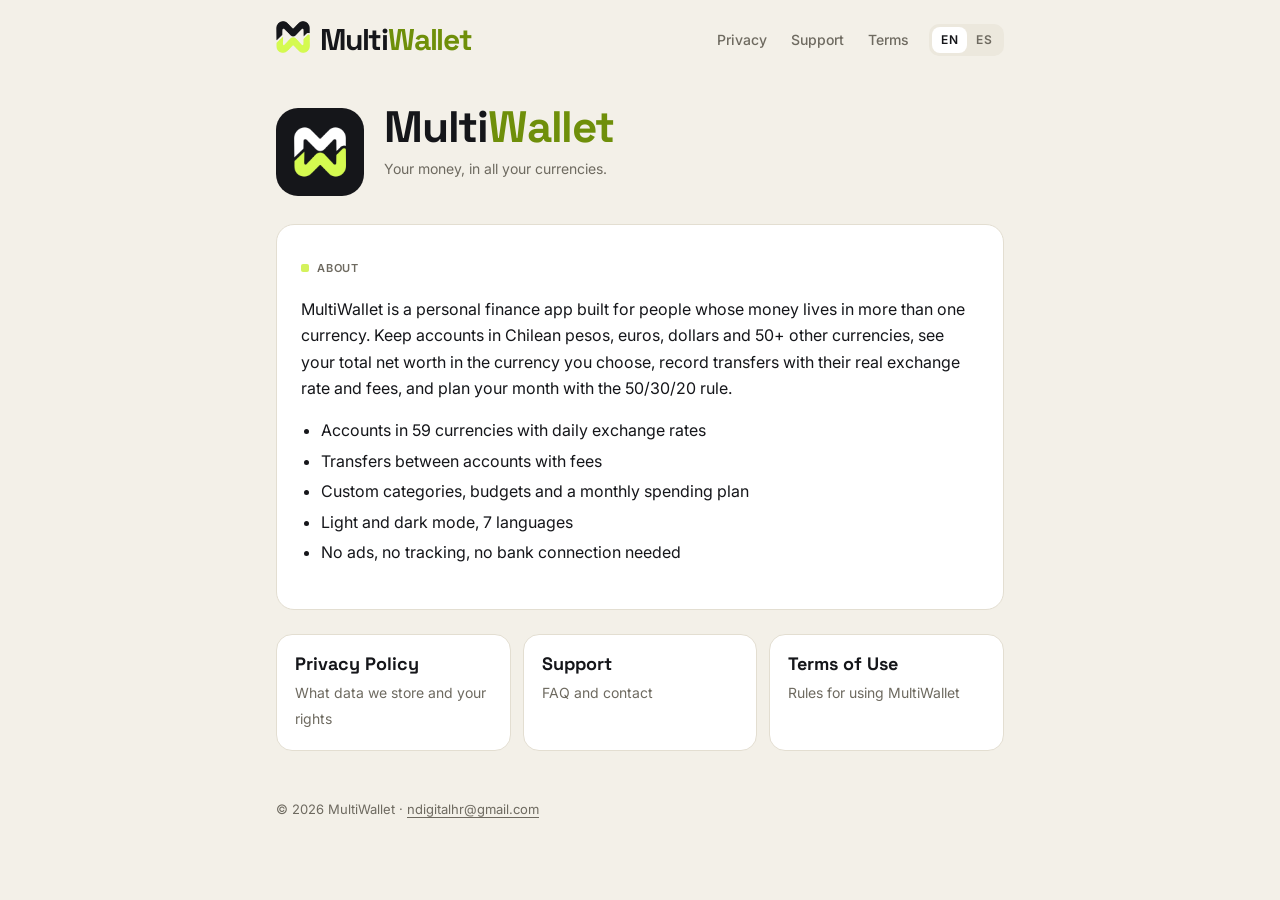
<file: index.html>
<!doctype html>
<html lang="en" data-lang="en">
<head>
<meta charset="utf-8">
<meta name="viewport" content="width=device-width, initial-scale=1">
<title>MultiWallet · Your money, in all your currencies</title>
<meta name="title-en" content="MultiWallet · Your money, in all your currencies">
<meta name="title-es" content="MultiWallet · Tu dinero, en todas tus monedas">
<meta name="description" content="MultiWallet is a personal finance app for accounts in several currencies: balances, transfers with fees, budgets and monthly plans.">
<link rel="icon" href="favicon.png">
<link rel="apple-touch-icon" href="icon.png">
<link rel="preconnect" href="https://fonts.googleapis.com">
<link rel="preconnect" href="https://fonts.gstatic.com" crossorigin>
<link href="https://fonts.googleapis.com/css2?family=Inter:wght@400;500;600&family=Space+Grotesk:wght@500;700&display=swap" rel="stylesheet">
<link rel="stylesheet" href="style.css">
<script src="lang.js"></script>
</head>
<body>
<div class="wrap">
  <header class="site">
    <a class="logo" href="./"><picture><source srcset="logo-dark.png" media="(prefers-color-scheme: dark)"><img class="mark" src="logo-light.png" alt="" width="34" height="34"></picture>Multi<span class="w">Wallet</span></a>
    <nav>
      <a href="privacy.html"><span lang="en">Privacy</span><span lang="es">Privacidad</span></a>
      <a href="support.html"><span lang="en">Support</span><span lang="es">Soporte</span></a>
      <a href="terms.html"><span lang="en">Terms</span><span lang="es">Términos</span></a>
      <span class="lang-switch"><button data-set="en">EN</button><button data-set="es">ES</button></span>
    </nav>
  </header>

  <main>
    <section class="hero">
      <img src="icon.png" alt="MultiWallet">
      <div>
        <h1>Multi<span class="w">Wallet</span></h1>
        <p class="meta" lang="en">Your money, in all your currencies.</p>
        <p class="meta" lang="es">Tu dinero, en todas tus monedas.</p>
      </div>
    </section>

    <div class="card">
      <div lang="en">
        <span class="label">About</span>
        <p>MultiWallet is a personal finance app built for people whose money lives in more than one currency. Keep accounts in Chilean pesos, euros, dollars and 50+ other currencies, see your total net worth in the currency you choose, record transfers with their real exchange rate and fees, and plan your month with the 50/30/20 rule.</p>
        <ul>
          <li>Accounts in 59 currencies with daily exchange rates</li>
          <li>Transfers between accounts with fees</li>
          <li>Custom categories, budgets and a monthly spending plan</li>
          <li>Light and dark mode, 7 languages</li>
          <li>No ads, no tracking, no bank connection needed</li>
        </ul>
      </div>
      <div lang="es">
        <span class="label">Sobre MultiWallet</span>
        <p>MultiWallet es una app de finanzas personales pensada para quien tiene su dinero en más de una moneda. Lleva cuentas en pesos chilenos, euros, dólares y más de 50 monedas, mira tu patrimonio total en la moneda que elijas, registra transferencias con su cambio real y sus comisiones, y planifica tu mes con la regla 50/30/20.</p>
        <ul>
          <li>Cuentas en 59 monedas con tipos de cambio diarios</li>
          <li>Transferencias entre cuentas con comisiones</li>
          <li>Categorías propias, presupuestos y plan de gastos mensual</li>
          <li>Modo claro y oscuro, 7 idiomas</li>
          <li>Sin anuncios, sin rastreo y sin conectar tu banco</li>
        </ul>
      </div>
    </div>

    <div class="links">
      <a href="privacy.html">
        <strong lang="en">Privacy Policy</strong><strong lang="es">Política de privacidad</strong>
        <span lang="en">What data we store and your rights</span><span lang="es">Qué datos guardamos y tus derechos</span>
      </a>
      <a href="support.html">
        <strong lang="en">Support</strong><strong lang="es">Soporte</strong>
        <span lang="en">FAQ and contact</span><span lang="es">Preguntas frecuentes y contacto</span>
      </a>
      <a href="terms.html">
        <strong lang="en">Terms of Use</strong><strong lang="es">Términos de uso</strong>
        <span lang="en">Rules for using MultiWallet</span><span lang="es">Normas de uso de MultiWallet</span>
      </a>
    </div>
  </main>

  <footer class="site">© 2026 MultiWallet · <a href="mailto:ndigitalhr@gmail.com">ndigitalhr@gmail.com</a></footer>
</div>
</body>
</html>
</file>
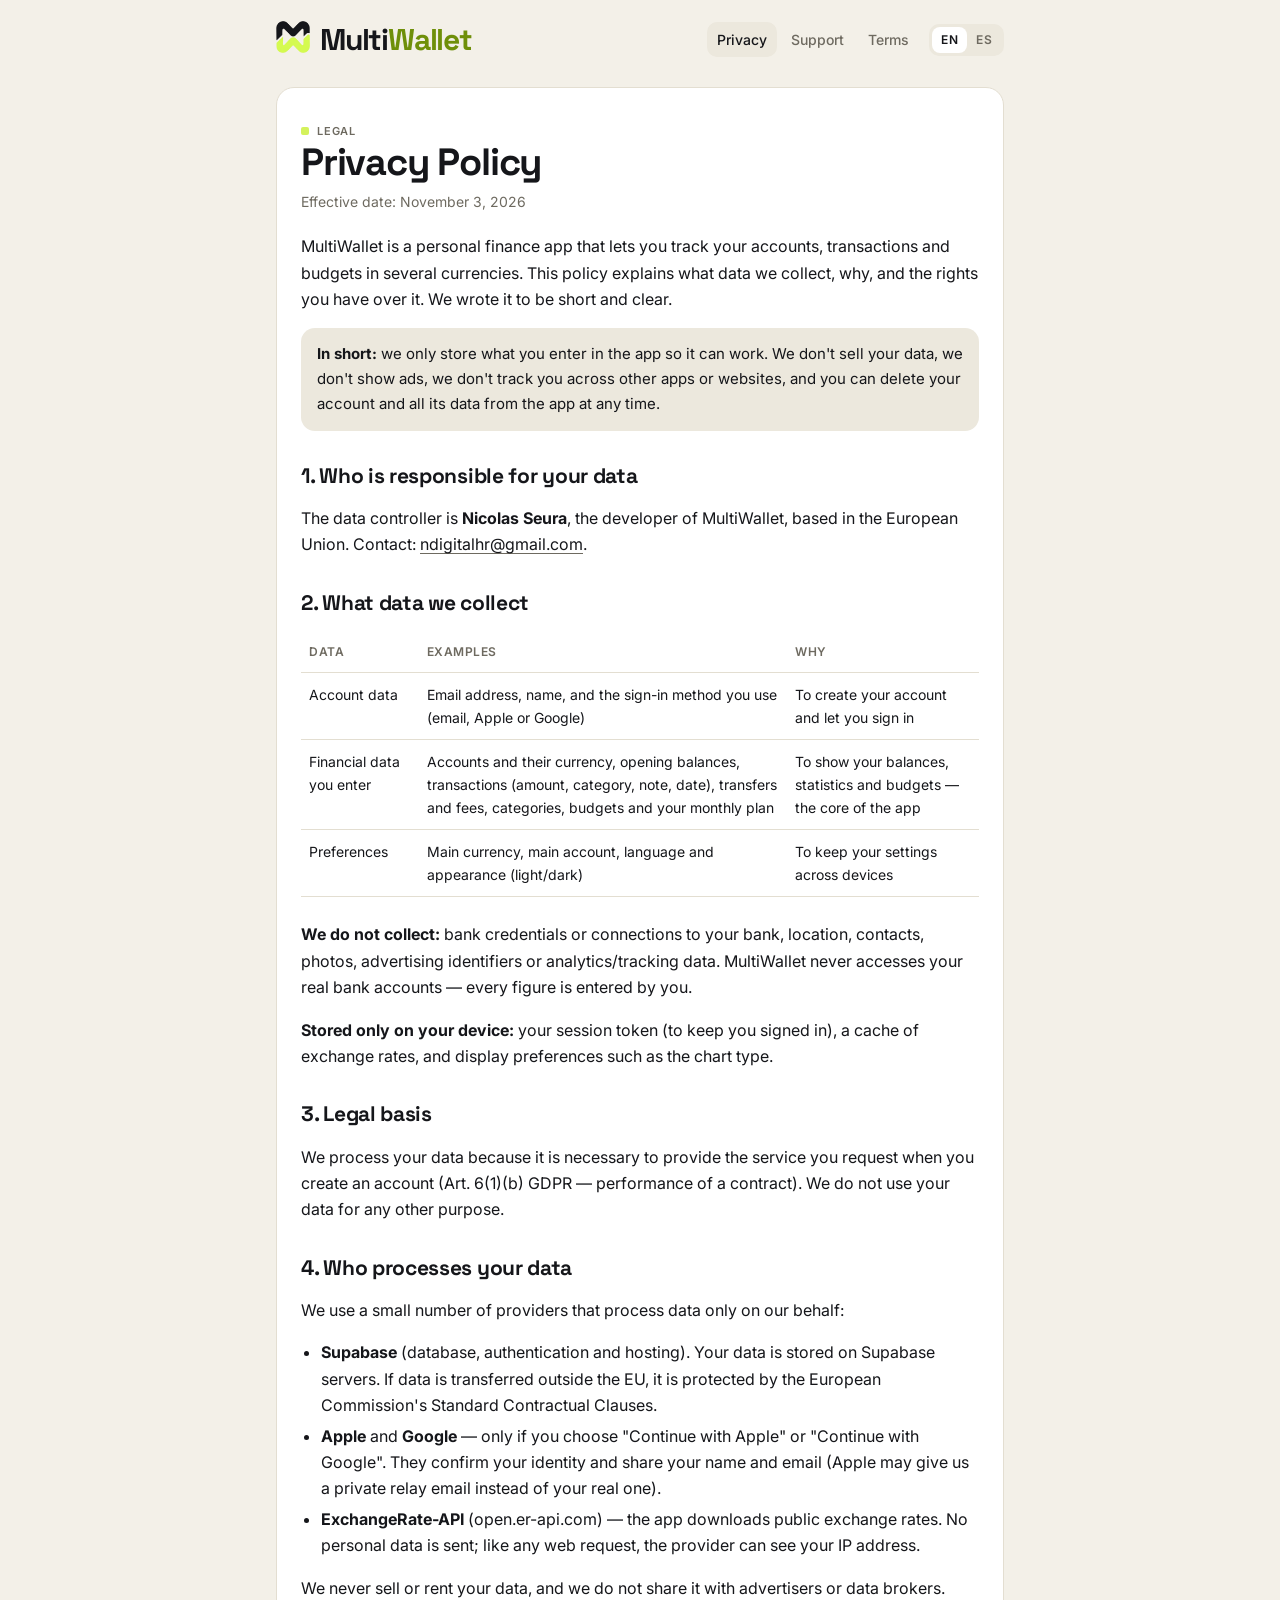
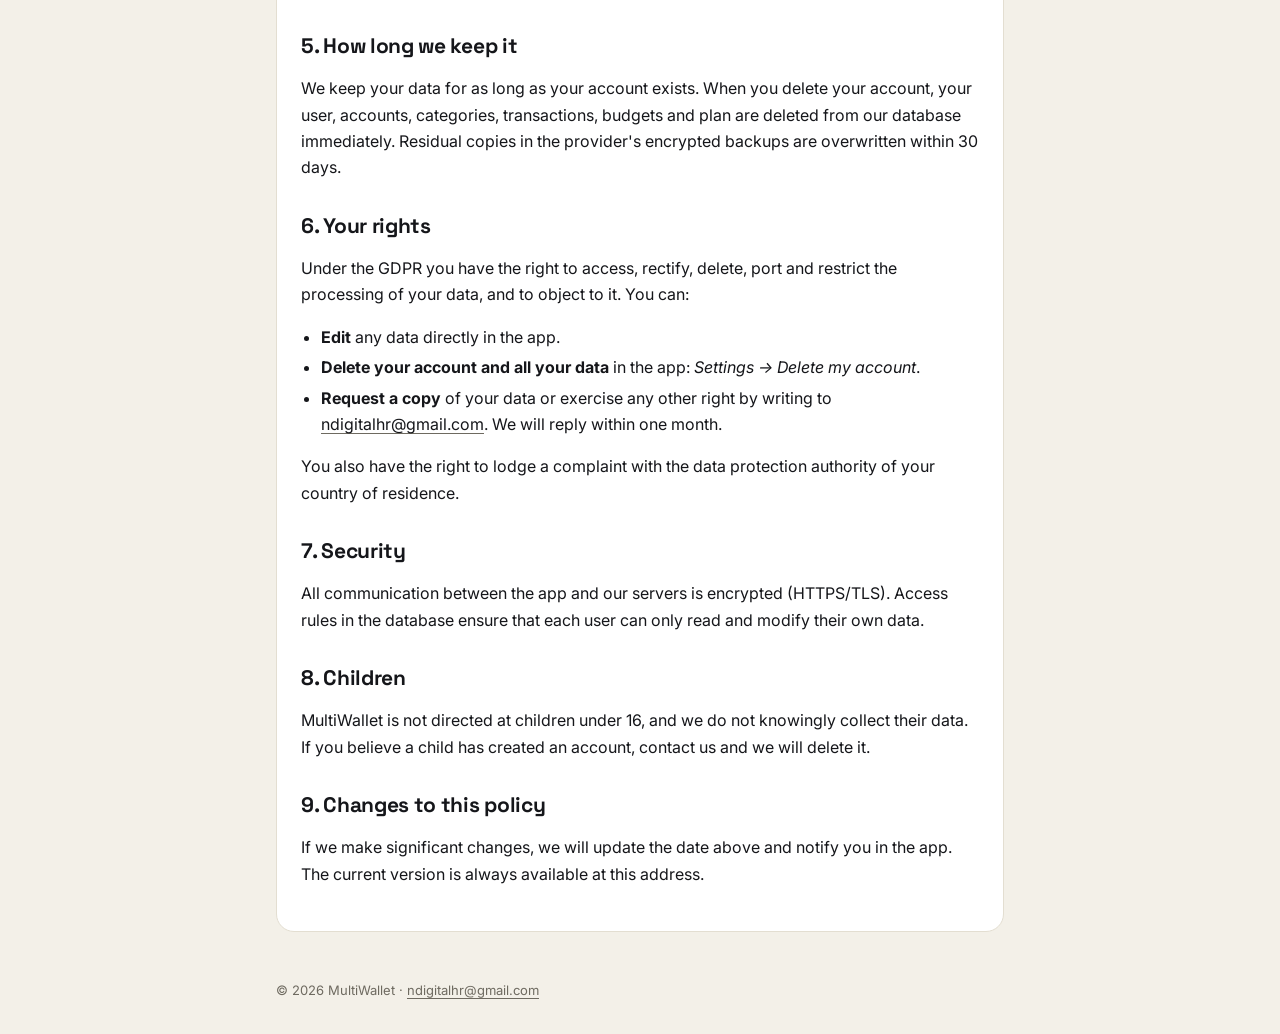
<file: privacy.html>
<!doctype html>
<html lang="en" data-lang="en">
<head>
<meta charset="utf-8">
<meta name="viewport" content="width=device-width, initial-scale=1">
<title>Privacy Policy · MultiWallet</title>
<meta name="title-en" content="Privacy Policy · MultiWallet">
<meta name="title-es" content="Política de privacidad · MultiWallet">
<meta name="description" content="How MultiWallet collects, uses and protects your data.">
<link rel="icon" href="favicon.png">
<link rel="preconnect" href="https://fonts.googleapis.com">
<link rel="preconnect" href="https://fonts.gstatic.com" crossorigin>
<link href="https://fonts.googleapis.com/css2?family=Inter:wght@400;500;600&family=Space+Grotesk:wght@500;700&display=swap" rel="stylesheet">
<link rel="stylesheet" href="style.css">
<script src="lang.js"></script>
</head>
<body>
<div class="wrap">
  <header class="site">
    <a class="logo" href="./"><picture><source srcset="logo-dark.png" media="(prefers-color-scheme: dark)"><img class="mark" src="logo-light.png" alt="" width="34" height="34"></picture>Multi<span class="w">Wallet</span></a>
    <nav>
      <a href="privacy.html" aria-current="page"><span lang="en">Privacy</span><span lang="es">Privacidad</span></a>
      <a href="support.html"><span lang="en">Support</span><span lang="es">Soporte</span></a>
      <a href="terms.html"><span lang="en">Terms</span><span lang="es">Términos</span></a>
      <span class="lang-switch"><button data-set="en">EN</button><button data-set="es">ES</button></span>
    </nav>
  </header>

  <main>
    <article class="card">

      <!-- ========================= ENGLISH ========================= -->
      <div lang="en">
        <span class="label">Legal</span>
        <h1>Privacy Policy</h1>
        <p class="meta">Effective date: November 3, 2026</p>

        <p>MultiWallet is a personal finance app that lets you track your accounts, transactions and budgets in several currencies. This policy explains what data we collect, why, and the rights you have over it. We wrote it to be short and clear.</p>

        <div class="note"><strong>In short:</strong> we only store what you enter in the app so it can work. We don't sell your data, we don't show ads, we don't track you across other apps or websites, and you can delete your account and all its data from the app at any time.</div>

        <h2>1. Who is responsible for your data</h2>
        <p>The data controller is <strong>Nicolas Seura</strong>, the developer of MultiWallet, based in the European Union. Contact: <a href="mailto:ndigitalhr@gmail.com">ndigitalhr@gmail.com</a>.</p>

        <h2>2. What data we collect</h2>
        <div class="table-scroll"><table>
          <tr><th>Data</th><th>Examples</th><th>Why</th></tr>
          <tr><td>Account data</td><td>Email address, name, and the sign-in method you use (email, Apple or Google)</td><td>To create your account and let you sign in</td></tr>
          <tr><td>Financial data you enter</td><td>Accounts and their currency, opening balances, transactions (amount, category, note, date), transfers and fees, categories, budgets and your monthly plan</td><td>To show your balances, statistics and budgets — the core of the app</td></tr>
          <tr><td>Preferences</td><td>Main currency, main account, language and appearance (light/dark)</td><td>To keep your settings across devices</td></tr>
        </table></div>
        <p><strong>We do not collect:</strong> bank credentials or connections to your bank, location, contacts, photos, advertising identifiers or analytics/tracking data. MultiWallet never accesses your real bank accounts — every figure is entered by you.</p>
        <p><strong>Stored only on your device:</strong> your session token (to keep you signed in), a cache of exchange rates, and display preferences such as the chart type.</p>

        <h2>3. Legal basis</h2>
        <p>We process your data because it is necessary to provide the service you request when you create an account (Art. 6(1)(b) GDPR — performance of a contract). We do not use your data for any other purpose.</p>

        <h2>4. Who processes your data</h2>
        <p>We use a small number of providers that process data only on our behalf:</p>
        <ul>
          <li><strong>Supabase</strong> (database, authentication and hosting). Your data is stored on Supabase servers. If data is transferred outside the EU, it is protected by the European Commission's Standard Contractual Clauses.</li>
          <li><strong>Apple</strong> and <strong>Google</strong> — only if you choose "Continue with Apple" or "Continue with Google". They confirm your identity and share your name and email (Apple may give us a private relay email instead of your real one).</li>
          <li><strong>ExchangeRate-API</strong> (open.er-api.com) — the app downloads public exchange rates. No personal data is sent; like any web request, the provider can see your IP address.</li>
        </ul>
        <p>We never sell or rent your data, and we do not share it with advertisers or data brokers.</p>

        <h2>5. How long we keep it</h2>
        <p>We keep your data for as long as your account exists. When you delete your account, your user, accounts, categories, transactions, budgets and plan are deleted from our database immediately. Residual copies in the provider's encrypted backups are overwritten within 30 days.</p>

        <h2>6. Your rights</h2>
        <p>Under the GDPR you have the right to access, rectify, delete, port and restrict the processing of your data, and to object to it. You can:</p>
        <ul>
          <li><strong>Edit</strong> any data directly in the app.</li>
          <li><strong>Delete your account and all your data</strong> in the app: <em>Settings → Delete my account</em>.</li>
          <li><strong>Request a copy</strong> of your data or exercise any other right by writing to <a href="mailto:ndigitalhr@gmail.com">ndigitalhr@gmail.com</a>. We will reply within one month.</li>
        </ul>
        <p>You also have the right to lodge a complaint with the data protection authority of your country of residence.</p>

        <h2>7. Security</h2>
        <p>All communication between the app and our servers is encrypted (HTTPS/TLS). Access rules in the database ensure that each user can only read and modify their own data.</p>

        <h2>8. Children</h2>
        <p>MultiWallet is not directed at children under 16, and we do not knowingly collect their data. If you believe a child has created an account, contact us and we will delete it.</p>

        <h2>9. Changes to this policy</h2>
        <p>If we make significant changes, we will update the date above and notify you in the app. The current version is always available at this address.</p>
      </div>

      <!-- ========================= ESPAÑOL ========================= -->
      <div lang="es">
        <span class="label">Legal</span>
        <h1>Política de privacidad</h1>
        <p class="meta">Fecha de entrada en vigor: 3 de noviembre de 2026</p>

        <p>MultiWallet es una app de finanzas personales que te permite llevar tus cuentas, movimientos y presupuestos en varias monedas. Esta política explica qué datos recogemos, para qué y qué derechos tienes sobre ellos. La hemos escrito para que sea breve y clara.</p>

        <div class="note"><strong>En resumen:</strong> solo guardamos lo que introduces en la app para que funcione. No vendemos tus datos, no mostramos publicidad, no te rastreamos en otras apps ni webs, y puedes borrar tu cuenta y todos sus datos desde la app cuando quieras.</div>

        <h2>1. Responsable del tratamiento</h2>
        <p>El responsable es <strong>Nicolas Seura</strong>, desarrollador de MultiWallet, con residencia en la Unión Europea. Contacto: <a href="mailto:ndigitalhr@gmail.com">ndigitalhr@gmail.com</a>.</p>

        <h2>2. Qué datos recogemos</h2>
        <div class="table-scroll"><table>
          <tr><th>Datos</th><th>Ejemplos</th><th>Para qué</th></tr>
          <tr><td>Datos de la cuenta</td><td>Correo electrónico, nombre y el método con el que inicias sesión (correo, Apple o Google)</td><td>Crear tu cuenta y permitirte iniciar sesión</td></tr>
          <tr><td>Datos financieros que introduces</td><td>Cuentas y su moneda, saldos iniciales, movimientos (importe, categoría, nota, fecha), transferencias y comisiones, categorías, presupuestos y tu plan mensual</td><td>Mostrar tus saldos, estadísticas y presupuestos: lo esencial de la app</td></tr>
          <tr><td>Preferencias</td><td>Moneda principal, cuenta principal, idioma y apariencia (claro/oscuro)</td><td>Mantener tus ajustes entre dispositivos</td></tr>
        </table></div>
        <p><strong>No recogemos:</strong> credenciales ni conexiones con tu banco, ubicación, contactos, fotos, identificadores publicitarios ni datos de analítica o rastreo. MultiWallet nunca accede a tus cuentas bancarias reales: todas las cifras las introduces tú.</p>
        <p><strong>Guardado solo en tu dispositivo:</strong> el token de sesión (para mantenerte conectado), una copia de los tipos de cambio y preferencias de visualización, como el tipo de gráfico.</p>

        <h2>3. Base legal</h2>
        <p>Tratamos tus datos porque es necesario para prestarte el servicio que solicitas al crear una cuenta (art. 6.1.b del RGPD, ejecución de un contrato). No los usamos para ningún otro fin.</p>

        <h2>4. Quién trata tus datos</h2>
        <p>Usamos unos pocos proveedores que solo tratan los datos por encargo nuestro:</p>
        <ul>
          <li><strong>Supabase</strong> (base de datos, autenticación y alojamiento). Tus datos se guardan en servidores de Supabase. Si se transfieren fuera de la UE, quedan protegidos por las Cláusulas Contractuales Tipo de la Comisión Europea.</li>
          <li><strong>Apple</strong> y <strong>Google</strong>, solo si eliges «Continuar con Apple» o «Continuar con Google». Confirman tu identidad y nos comparten tu nombre y correo (Apple puede darnos un correo de reenvío privado en lugar del real).</li>
          <li><strong>ExchangeRate-API</strong> (open.er-api.com): la app descarga tipos de cambio públicos. No se envía ningún dato personal; como en cualquier petición web, el proveedor puede ver tu dirección IP.</li>
        </ul>
        <p>Nunca vendemos ni alquilamos tus datos, ni los compartimos con anunciantes o intermediarios de datos.</p>

        <h2>5. Cuánto tiempo los conservamos</h2>
        <p>Mientras exista tu cuenta. Cuando la borras, tu usuario, cuentas, categorías, movimientos, presupuestos y plan se eliminan de nuestra base de datos al instante. Las copias residuales en las copias de seguridad cifradas del proveedor se sobrescriben en un plazo de 30 días.</p>

        <h2>6. Tus derechos</h2>
        <p>Según el RGPD tienes derecho a acceder a tus datos, rectificarlos, suprimirlos, portarlos, limitar su tratamiento y oponerte a él. Puedes:</p>
        <ul>
          <li><strong>Editar</strong> cualquier dato directamente en la app.</li>
          <li><strong>Borrar tu cuenta y todos tus datos</strong> desde la app: <em>Ajustes → Eliminar mi cuenta</em>.</li>
          <li><strong>Pedir una copia</strong> de tus datos o ejercer cualquier otro derecho escribiendo a <a href="mailto:ndigitalhr@gmail.com">ndigitalhr@gmail.com</a>. Te responderemos en un plazo máximo de un mes.</li>
        </ul>
        <p>También tienes derecho a presentar una reclamación ante la autoridad de protección de datos de tu país de residencia.</p>

        <h2>7. Seguridad</h2>
        <p>Toda la comunicación entre la app y nuestros servidores va cifrada (HTTPS/TLS). Las reglas de acceso de la base de datos garantizan que cada usuario solo puede leer y modificar sus propios datos.</p>

        <h2>8. Menores</h2>
        <p>MultiWallet no está dirigida a menores de 16 años y no recogemos sus datos a sabiendas. Si crees que un menor ha creado una cuenta, escríbenos y la eliminaremos.</p>

        <h2>9. Cambios en esta política</h2>
        <p>Si hacemos cambios importantes, actualizaremos la fecha de arriba y te avisaremos en la app. La versión vigente está siempre disponible en esta dirección.</p>
      </div>

    </article>
  </main>

  <footer class="site">© 2026 MultiWallet · <a href="mailto:ndigitalhr@gmail.com">ndigitalhr@gmail.com</a></footer>
</div>
</body>
</html>
</file>
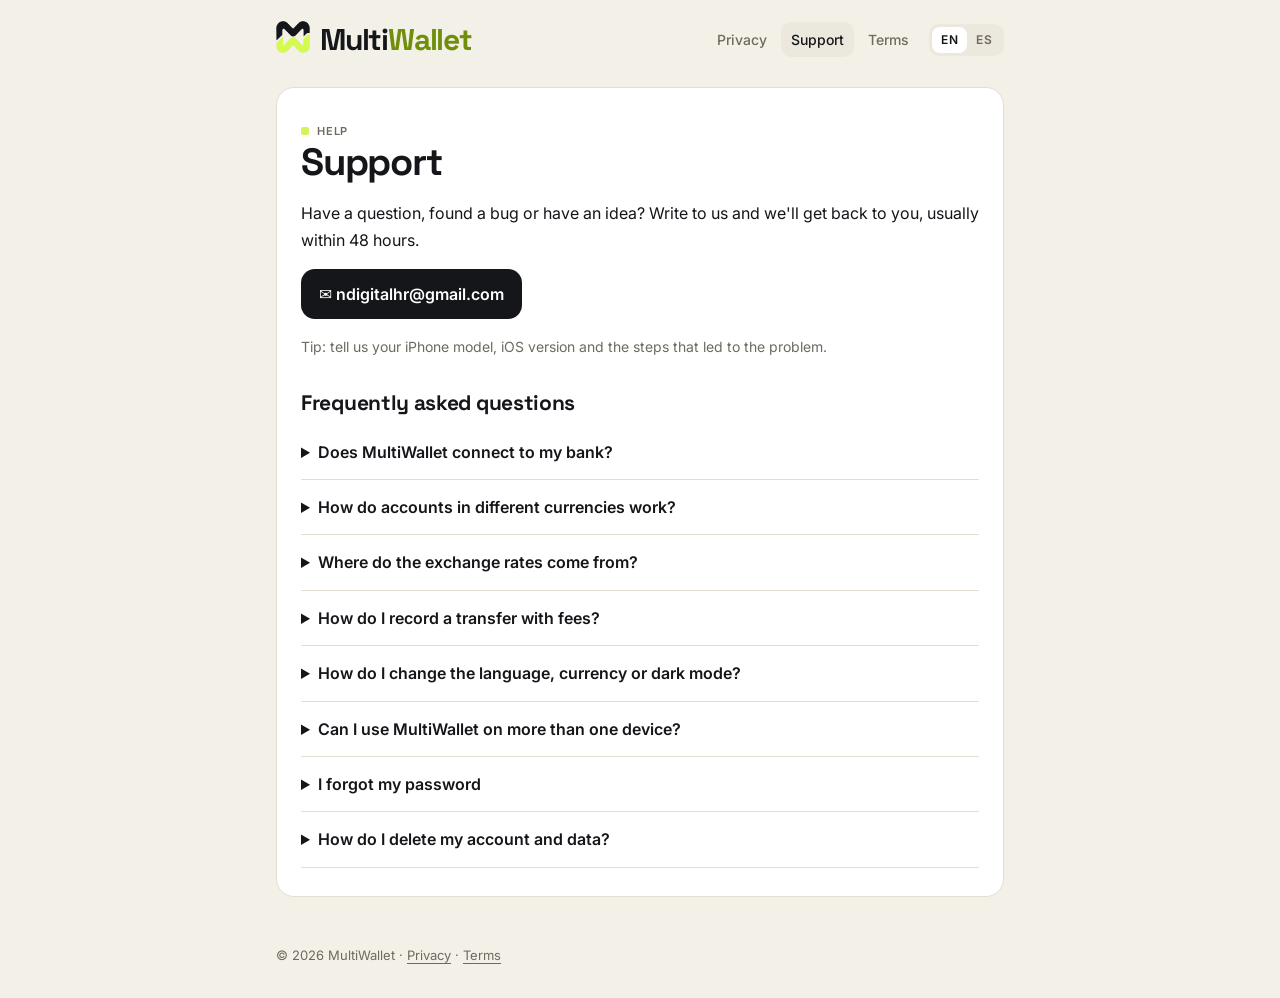
<file: support.html>
<!doctype html>
<html lang="en" data-lang="en">
<head>
<meta charset="utf-8">
<meta name="viewport" content="width=device-width, initial-scale=1">
<title>Support · MultiWallet</title>
<meta name="title-en" content="Support · MultiWallet">
<meta name="title-es" content="Soporte · MultiWallet">
<meta name="description" content="Help and contact for the MultiWallet app.">
<link rel="icon" href="favicon.png">
<link rel="preconnect" href="https://fonts.googleapis.com">
<link rel="preconnect" href="https://fonts.gstatic.com" crossorigin>
<link href="https://fonts.googleapis.com/css2?family=Inter:wght@400;500;600&family=Space+Grotesk:wght@500;700&display=swap" rel="stylesheet">
<link rel="stylesheet" href="style.css">
<script src="lang.js"></script>
</head>
<body>
<div class="wrap">
  <header class="site">
    <a class="logo" href="./"><picture><source srcset="logo-dark.png" media="(prefers-color-scheme: dark)"><img class="mark" src="logo-light.png" alt="" width="34" height="34"></picture>Multi<span class="w">Wallet</span></a>
    <nav>
      <a href="privacy.html"><span lang="en">Privacy</span><span lang="es">Privacidad</span></a>
      <a href="support.html" aria-current="page"><span lang="en">Support</span><span lang="es">Soporte</span></a>
      <a href="terms.html"><span lang="en">Terms</span><span lang="es">Términos</span></a>
      <span class="lang-switch"><button data-set="en">EN</button><button data-set="es">ES</button></span>
    </nav>
  </header>

  <main>
    <article class="card">

      <!-- ========================= ENGLISH ========================= -->
      <div lang="en">
        <span class="label">Help</span>
        <h1>Support</h1>
        <p>Have a question, found a bug or have an idea? Write to us and we'll get back to you, usually within 48 hours.</p>
        <p><a class="btn" href="mailto:ndigitalhr@gmail.com?subject=MultiWallet%20support">✉ ndigitalhr@gmail.com</a></p>
        <p class="meta">Tip: tell us your iPhone model, iOS version and the steps that led to the problem.</p>

        <h2>Frequently asked questions</h2>
        <details>
          <summary>Does MultiWallet connect to my bank?</summary>
          <p>No. MultiWallet never accesses your bank. You add your accounts and transactions yourself, so your banking credentials are never shared.</p>
        </details>
        <details>
          <summary>How do accounts in different currencies work?</summary>
          <p>Each account has its own currency (for example CLP, EUR or USD). Balances are shown in each account's currency, and totals are converted to your <em>main currency</em>, which you can change in <em>Settings</em> or on the <em>Accounts</em> screen.</p>
        </details>
        <details>
          <summary>Where do the exchange rates come from?</summary>
          <p>From ExchangeRate-API, updated once a day. Totals in your main currency are therefore approximate. When you record a transfer, you can enter the exact amount that arrived and the fee you were charged, so your real rate is saved.</p>
        </details>
        <details>
          <summary>How do I record a transfer with fees?</summary>
          <p>Tap <strong>+</strong>, choose <em>Transfer</em>, pick the source and destination accounts, enter the amount sent, adjust the amount received if needed and add the fee. Fees are counted as an expense.</p>
        </details>
        <details>
          <summary>How do I change the language, currency or dark mode?</summary>
          <p>Go to <em>Settings → Preferences</em>. Your choices are saved to your account and follow you to other devices.</p>
        </details>
        <details>
          <summary>Can I use MultiWallet on more than one device?</summary>
          <p>Yes. Sign in with the same account and your data syncs automatically.</p>
        </details>
        <details>
          <summary>I forgot my password</summary>
          <p>On the sign-in screen, type your email and tap <em>Forgot your password?</em>. We'll send you a link — open it on the same phone and choose a new password. If you signed up with Apple or Google, just use that button again.</p>
        </details>
        <details>
          <summary>How do I delete my account and data?</summary>
          <p>In the app, go to <em>Settings → Delete my account</em>. Everything is deleted immediately and cannot be recovered. You can also ask us by email.</p>
        </details>
      </div>

      <!-- ========================= ESPAÑOL ========================= -->
      <div lang="es">
        <span class="label">Ayuda</span>
        <h1>Soporte</h1>
        <p>¿Tienes una pregunta, encontraste un error o tienes una idea? Escríbenos y te responderemos, normalmente en menos de 48 horas.</p>
        <p><a class="btn" href="mailto:ndigitalhr@gmail.com?subject=Soporte%20MultiWallet">✉ ndigitalhr@gmail.com</a></p>
        <p class="meta">Consejo: indícanos tu modelo de iPhone, la versión de iOS y los pasos que llevaron al problema.</p>

        <h2>Preguntas frecuentes</h2>
        <details>
          <summary>¿MultiWallet se conecta a mi banco?</summary>
          <p>No. MultiWallet nunca accede a tu banco. Tú añades tus cuentas y movimientos, así que tus claves bancarias nunca se comparten.</p>
        </details>
        <details>
          <summary>¿Cómo funcionan las cuentas en distintas monedas?</summary>
          <p>Cada cuenta tiene su propia moneda (por ejemplo CLP, EUR o USD). Los saldos se muestran en la moneda de cada cuenta y los totales se convierten a tu <em>moneda principal</em>, que puedes cambiar en <em>Ajustes</em> o en la pantalla <em>Cuentas</em>.</p>
        </details>
        <details>
          <summary>¿De dónde salen los tipos de cambio?</summary>
          <p>De ExchangeRate-API, con actualización diaria. Por eso los totales en tu moneda principal son aproximados. Al registrar una transferencia puedes indicar el importe exacto que llegó y la comisión que te cobraron, así queda guardado tu cambio real.</p>
        </details>
        <details>
          <summary>¿Cómo registro una transferencia con comisión?</summary>
          <p>Toca <strong>+</strong>, elige <em>Transferencia</em>, selecciona la cuenta de origen y la de destino, escribe el importe enviado, ajusta el recibido si hace falta y añade la comisión. Las comisiones cuentan como gasto.</p>
        </details>
        <details>
          <summary>¿Cómo cambio el idioma, la moneda o el modo oscuro?</summary>
          <p>En <em>Ajustes → Preferencias</em>. Tus elecciones se guardan en tu cuenta y te acompañan en otros dispositivos.</p>
        </details>
        <details>
          <summary>¿Puedo usar MultiWallet en más de un dispositivo?</summary>
          <p>Sí. Inicia sesión con la misma cuenta y tus datos se sincronizan solos.</p>
        </details>
        <details>
          <summary>Olvidé mi contraseña</summary>
          <p>En la pantalla de inicio de sesión, escribe tu email y toca <em>¿Olvidaste tu contraseña?</em>. Te enviaremos un enlace: ábrelo en el mismo teléfono y elige una contraseña nueva. Si te registraste con Apple o Google, vuelve a usar ese botón.</p>
        </details>
        <details>
          <summary>¿Cómo borro mi cuenta y mis datos?</summary>
          <p>En la app, ve a <em>Ajustes → Eliminar mi cuenta</em>. Todo se borra al instante y no se puede recuperar. También puedes pedírnoslo por correo.</p>
        </details>
      </div>

    </article>
  </main>

  <footer class="site">© 2026 MultiWallet · <a href="privacy.html"><span lang="en">Privacy</span><span lang="es">Privacidad</span></a> · <a href="terms.html"><span lang="en">Terms</span><span lang="es">Términos</span></a></footer>
</div>
</body>
</html>
</file>
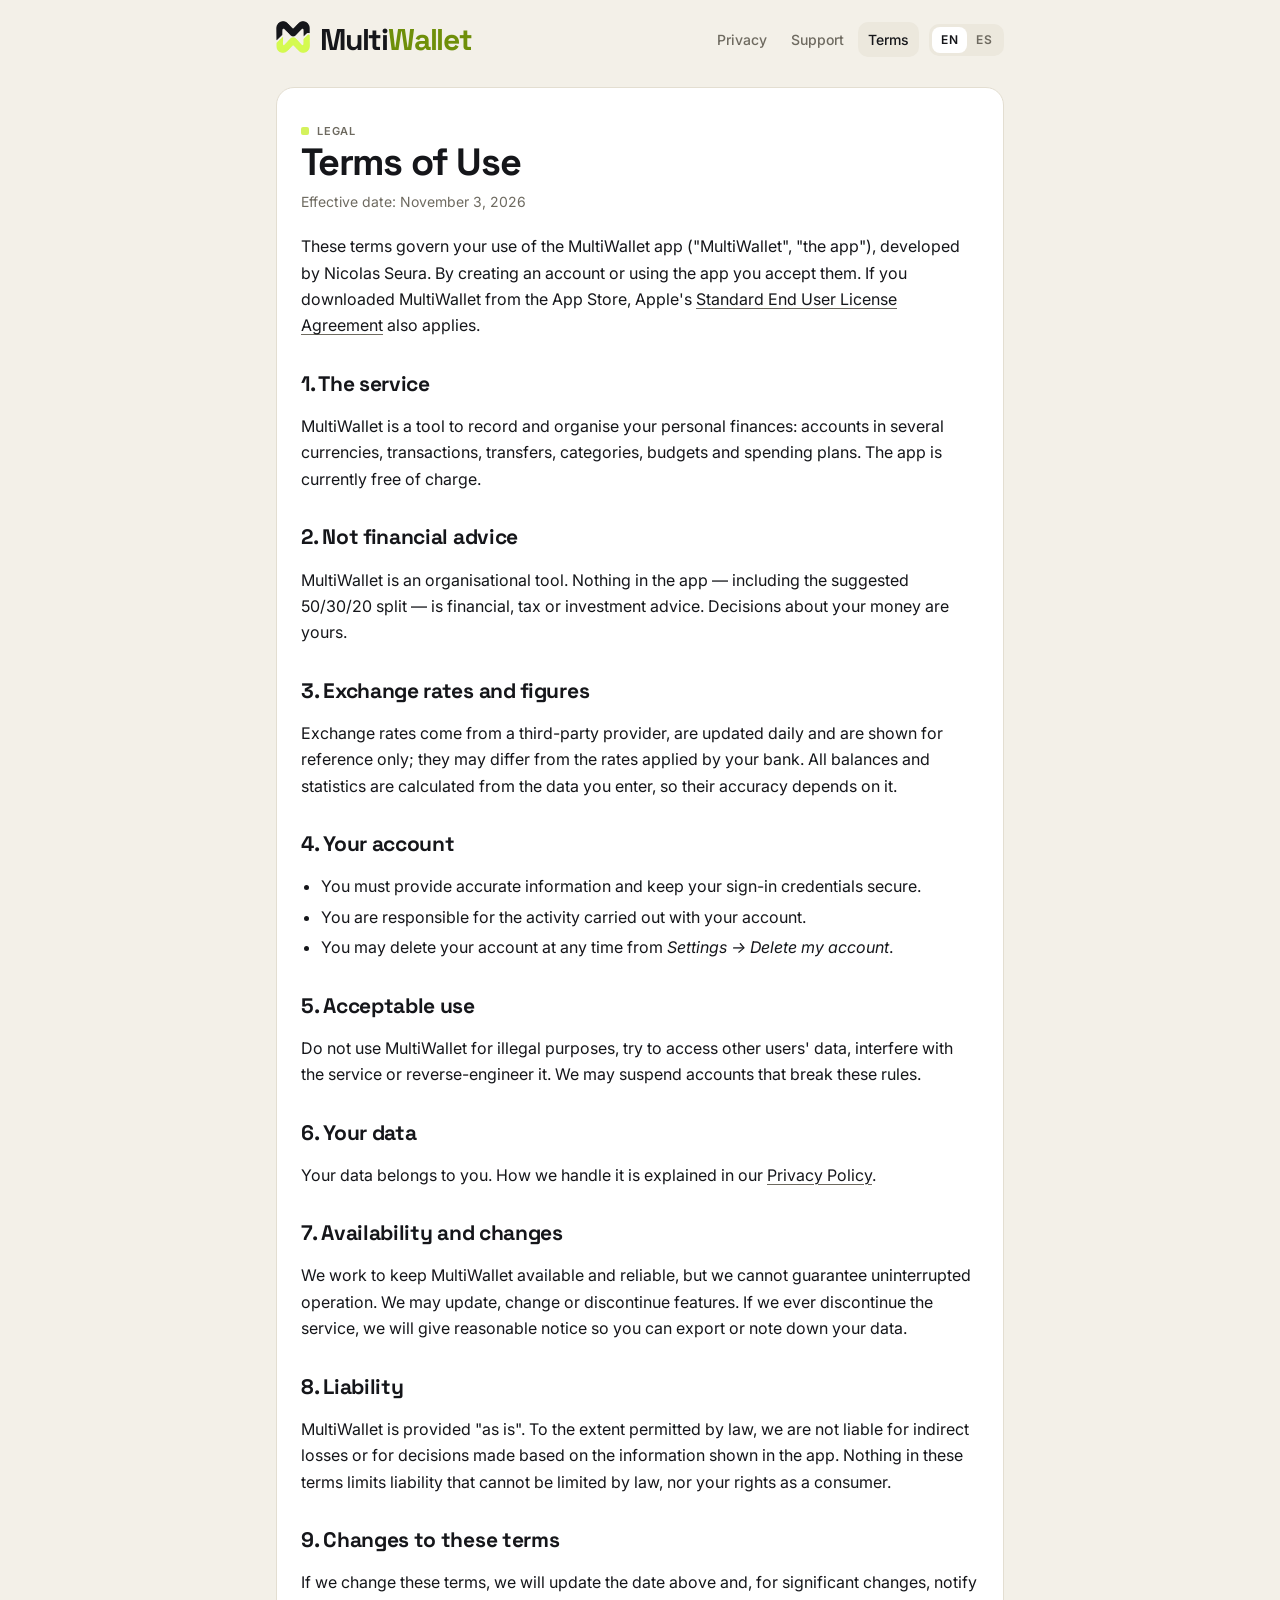
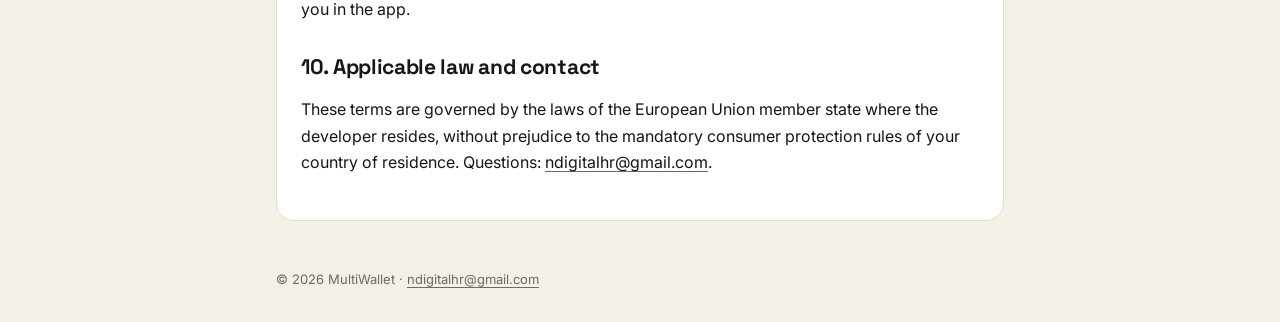
<file: terms.html>
<!doctype html>
<html lang="en" data-lang="en">
<head>
<meta charset="utf-8">
<meta name="viewport" content="width=device-width, initial-scale=1">
<title>Terms of Use · MultiWallet</title>
<meta name="title-en" content="Terms of Use · MultiWallet">
<meta name="title-es" content="Términos de uso · MultiWallet">
<meta name="description" content="Terms of use of the MultiWallet app.">
<link rel="icon" href="favicon.png">
<link rel="preconnect" href="https://fonts.googleapis.com">
<link rel="preconnect" href="https://fonts.gstatic.com" crossorigin>
<link href="https://fonts.googleapis.com/css2?family=Inter:wght@400;500;600&family=Space+Grotesk:wght@500;700&display=swap" rel="stylesheet">
<link rel="stylesheet" href="style.css">
<script src="lang.js"></script>
</head>
<body>
<div class="wrap">
  <header class="site">
    <a class="logo" href="./"><picture><source srcset="logo-dark.png" media="(prefers-color-scheme: dark)"><img class="mark" src="logo-light.png" alt="" width="34" height="34"></picture>Multi<span class="w">Wallet</span></a>
    <nav>
      <a href="privacy.html"><span lang="en">Privacy</span><span lang="es">Privacidad</span></a>
      <a href="support.html"><span lang="en">Support</span><span lang="es">Soporte</span></a>
      <a href="terms.html" aria-current="page"><span lang="en">Terms</span><span lang="es">Términos</span></a>
      <span class="lang-switch"><button data-set="en">EN</button><button data-set="es">ES</button></span>
    </nav>
  </header>

  <main>
    <article class="card">

      <!-- ========================= ENGLISH ========================= -->
      <div lang="en">
        <span class="label">Legal</span>
        <h1>Terms of Use</h1>
        <p class="meta">Effective date: November 3, 2026</p>

        <p>These terms govern your use of the MultiWallet app ("MultiWallet", "the app"), developed by Nicolas Seura. By creating an account or using the app you accept them. If you downloaded MultiWallet from the App Store, Apple's <a href="https://www.apple.com/legal/internet-services/itunes/dev/stdeula/">Standard End User License Agreement</a> also applies.</p>

        <h2>1. The service</h2>
        <p>MultiWallet is a tool to record and organise your personal finances: accounts in several currencies, transactions, transfers, categories, budgets and spending plans. The app is currently free of charge.</p>

        <h2>2. Not financial advice</h2>
        <p>MultiWallet is an organisational tool. Nothing in the app — including the suggested 50/30/20 split — is financial, tax or investment advice. Decisions about your money are yours.</p>

        <h2>3. Exchange rates and figures</h2>
        <p>Exchange rates come from a third-party provider, are updated daily and are shown for reference only; they may differ from the rates applied by your bank. All balances and statistics are calculated from the data you enter, so their accuracy depends on it.</p>

        <h2>4. Your account</h2>
        <ul>
          <li>You must provide accurate information and keep your sign-in credentials secure.</li>
          <li>You are responsible for the activity carried out with your account.</li>
          <li>You may delete your account at any time from <em>Settings → Delete my account</em>.</li>
        </ul>

        <h2>5. Acceptable use</h2>
        <p>Do not use MultiWallet for illegal purposes, try to access other users' data, interfere with the service or reverse-engineer it. We may suspend accounts that break these rules.</p>

        <h2>6. Your data</h2>
        <p>Your data belongs to you. How we handle it is explained in our <a href="privacy.html">Privacy Policy</a>.</p>

        <h2>7. Availability and changes</h2>
        <p>We work to keep MultiWallet available and reliable, but we cannot guarantee uninterrupted operation. We may update, change or discontinue features. If we ever discontinue the service, we will give reasonable notice so you can export or note down your data.</p>

        <h2>8. Liability</h2>
        <p>MultiWallet is provided "as is". To the extent permitted by law, we are not liable for indirect losses or for decisions made based on the information shown in the app. Nothing in these terms limits liability that cannot be limited by law, nor your rights as a consumer.</p>

        <h2>9. Changes to these terms</h2>
        <p>If we change these terms, we will update the date above and, for significant changes, notify you in the app.</p>

        <h2>10. Applicable law and contact</h2>
        <p>These terms are governed by the laws of the European Union member state where the developer resides, without prejudice to the mandatory consumer protection rules of your country of residence. Questions: <a href="mailto:ndigitalhr@gmail.com">ndigitalhr@gmail.com</a>.</p>
      </div>

      <!-- ========================= ESPAÑOL ========================= -->
      <div lang="es">
        <span class="label">Legal</span>
        <h1>Términos de uso</h1>
        <p class="meta">Fecha de entrada en vigor: 3 de noviembre de 2026</p>

        <p>Estos términos regulan el uso de la app MultiWallet («MultiWallet», «la app»), desarrollada por Nicolas Seura. Al crear una cuenta o usar la app los aceptas. Si descargaste MultiWallet desde la App Store, también se aplica el <a href="https://www.apple.com/legal/internet-services/itunes/dev/stdeula/">Contrato de licencia de usuario final estándar</a> de Apple.</p>

        <h2>1. El servicio</h2>
        <p>MultiWallet es una herramienta para registrar y organizar tus finanzas personales: cuentas en varias monedas, movimientos, transferencias, categorías, presupuestos y planes de gasto. Actualmente la app es gratuita.</p>

        <h2>2. No es asesoramiento financiero</h2>
        <p>MultiWallet es una herramienta de organización. Nada de lo que muestra, incluido el reparto 50/30/20 sugerido, es asesoramiento financiero, fiscal ni de inversión. Las decisiones sobre tu dinero son tuyas.</p>

        <h2>3. Tipos de cambio y cifras</h2>
        <p>Los tipos de cambio proceden de un proveedor externo, se actualizan a diario y son orientativos; pueden diferir de los que aplica tu banco. Todos los saldos y estadísticas se calculan con los datos que introduces, así que su exactitud depende de ellos.</p>

        <h2>4. Tu cuenta</h2>
        <ul>
          <li>Debes dar información veraz y mantener seguras tus credenciales de acceso.</li>
          <li>Eres responsable de la actividad que se realice con tu cuenta.</li>
          <li>Puedes eliminar tu cuenta en cualquier momento desde <em>Ajustes → Eliminar mi cuenta</em>.</li>
        </ul>

        <h2>5. Uso aceptable</h2>
        <p>No uses MultiWallet con fines ilegales, ni intentes acceder a datos de otros usuarios, interferir en el servicio o aplicarle ingeniería inversa. Podremos suspender las cuentas que incumplan estas normas.</p>

        <h2>6. Tus datos</h2>
        <p>Tus datos son tuyos. Cómo los tratamos se explica en nuestra <a href="privacy.html">Política de privacidad</a>.</p>

        <h2>7. Disponibilidad y cambios</h2>
        <p>Trabajamos para que MultiWallet esté disponible y funcione bien, pero no podemos garantizar un funcionamiento ininterrumpido. Podemos actualizar, cambiar o retirar funciones. Si algún día cerramos el servicio, avisaremos con antelación razonable para que puedas exportar o anotar tus datos.</p>

        <h2>8. Responsabilidad</h2>
        <p>MultiWallet se ofrece «tal cual». En la medida en que lo permita la ley, no respondemos de pérdidas indirectas ni de decisiones tomadas a partir de la información mostrada en la app. Nada en estos términos limita la responsabilidad que la ley no permite limitar, ni tus derechos como consumidor.</p>

        <h2>9. Cambios en estos términos</h2>
        <p>Si cambiamos estos términos, actualizaremos la fecha de arriba y, si los cambios son importantes, te avisaremos en la app.</p>

        <h2>10. Ley aplicable y contacto</h2>
        <p>Estos términos se rigen por la legislación del Estado miembro de la Unión Europea en el que reside el desarrollador, sin perjuicio de las normas imperativas de protección al consumidor de tu país de residencia. Dudas: <a href="mailto:ndigitalhr@gmail.com">ndigitalhr@gmail.com</a>.</p>
      </div>

    </article>
  </main>

  <footer class="site">© 2026 MultiWallet · <a href="mailto:ndigitalhr@gmail.com">ndigitalhr@gmail.com</a></footer>
</div>
</body>
</html>
</file>
<file: style.css>
/* MultiWallet — sitio legal y de soporte. Mismos colores que la app. */
:root {
  --bg: #F3F0E8;
  --card: #FFFFFF;
  --sunken: #ECE8DD;
  --border: #E3DED1;
  --text: #15161A;
  --muted: #6E6A60;
  --lime: #D4F25C;
  --brand: #6F8F0A;
  --ink: #15161A;
  color-scheme: light;
}
@media (prefers-color-scheme: dark) {
  :root:not([data-theme="light"]) {
    --bg: #0F1012;
    --card: #18191C;
    --sunken: #232428;
    --border: #2A2C31;
    --text: #F1EFE8;
    --muted: #9E9B92;
    --brand: #D4F25C;
    color-scheme: dark;
  }
}

* { box-sizing: border-box; }
html { -webkit-text-size-adjust: 100%; }
body {
  margin: 0;
  background: var(--bg);
  color: var(--text);
  font: 400 16px/1.65 Inter, system-ui, -apple-system, "Segoe UI", sans-serif;
}
a { color: inherit; text-decoration-color: var(--muted); text-underline-offset: 3px; }
a:hover { text-decoration-color: var(--text); }

/* Idioma: html[data-lang] muestra solo los bloques de ese idioma */
html[data-lang="en"] [lang="es"],
html[data-lang="es"] [lang="en"] { display: none !important; }

.wrap { max-width: 760px; margin: 0 auto; padding: 0 16px; }

header.site {
  display: flex; align-items: center; justify-content: space-between; gap: 12px;
  padding: 20px 0; flex-wrap: wrap;
}
.logo {
  display: inline-flex; align-items: center; text-decoration: none;
  font: 700 30px/1 "Space Grotesk", sans-serif; letter-spacing: -1.2px;
}
.logo .w, h1 .w { color: var(--brand); }
.logo .mark { width: 34px; height: 34px; margin-right: 10px; }
nav { display: flex; align-items: center; gap: 4px; flex-wrap: wrap; }
nav a {
  font-weight: 500; font-size: 14px; text-decoration: none; padding: 6px 10px; border-radius: 10px; color: var(--muted);
}
nav a[aria-current="page"], nav a:hover { color: var(--text); background: var(--sunken); }
.lang-switch {
  display: inline-flex; background: var(--sunken); border-radius: 10px; padding: 3px; margin-left: 6px;
}
.lang-switch button {
  border: 0; background: transparent; color: var(--muted); font: 600 12px/1 Inter, sans-serif;
  padding: 7px 9px; border-radius: 8px; cursor: pointer; letter-spacing: .4px;
}
html[data-lang="en"] .lang-switch [data-set="en"],
html[data-lang="es"] .lang-switch [data-set="es"] { background: var(--card); color: var(--text); }

main { padding: 8px 0 48px; }
.card {
  background: var(--card); border: 1px solid var(--border); border-radius: 18px; padding: 28px 24px;
}
h1 {
  font: 700 38px/1.1 "Space Grotesk", sans-serif; letter-spacing: -1.2px; margin: 0 0 6px;
}
h2 {
  font: 700 21px/1.25 "Space Grotesk", sans-serif; letter-spacing: -.3px; margin: 32px 0 8px;
}
h3 { font: 600 16px/1.4 Inter, sans-serif; margin: 20px 0 4px; }
.meta { color: var(--muted); font-size: 14px; margin: 0 0 20px; }
.label {
  display: inline-flex; align-items: center; gap: 8px;
  font: 600 11px/1 Inter, sans-serif; letter-spacing: .8px; text-transform: uppercase; color: var(--muted);
}
.label::before { content: ""; width: 8px; height: 8px; border-radius: 2px; background: var(--lime); }
p, li { color: var(--text); }
ul { padding-left: 20px; }
li { margin: 4px 0; }
table { width: 100%; border-collapse: collapse; font-size: 14px; margin: 8px 0; }
th, td { text-align: left; padding: 10px 8px; border-bottom: 1px solid var(--border); vertical-align: top; }
th { color: var(--muted); font-weight: 600; font-size: 12px; text-transform: uppercase; letter-spacing: .5px; }
.table-scroll { overflow-x: auto; }
.note {
  background: var(--sunken); border-radius: 14px; padding: 14px 16px; font-size: 15px; margin: 16px 0;
}
.btn {
  display: inline-flex; align-items: center; gap: 8px; text-decoration: none;
  background: var(--ink); color: #fff; font-weight: 600; padding: 12px 18px; border-radius: 14px;
}
@media (prefers-color-scheme: dark) {
  :root:not([data-theme="light"]) .btn { background: var(--lime); color: #15161A; }
}

/* Portada */
.hero { display: flex; align-items: center; gap: 20px; margin: 16px 0 24px; flex-wrap: wrap; }
.hero img { width: 88px; height: 88px; border-radius: 22px; }
.hero h1 { font-size: 44px; }
.links { display: grid; grid-template-columns: repeat(auto-fit, minmax(200px, 1fr)); gap: 12px; margin-top: 24px; }
.links a {
  display: block; text-decoration: none; background: var(--card); border: 1px solid var(--border);
  border-radius: 16px; padding: 18px;
}
.links a strong { display: block; font: 700 18px/1.2 "Space Grotesk", sans-serif; margin-bottom: 4px; }
.links a span { color: var(--muted); font-size: 14px; }

details {
  border-bottom: 1px solid var(--border); padding: 14px 0;
}
details summary { cursor: pointer; font-weight: 600; list-style-position: inside; }
details p { margin: 8px 0 0; }

footer.site { color: var(--muted); font-size: 13px; padding: 0 0 32px; }
footer.site a { color: var(--muted); }

@media (max-width: 520px) {
  h1 { font-size: 30px; }
  .hero h1 { font-size: 36px; }
  .card { padding: 22px 16px; }
}
</file>
